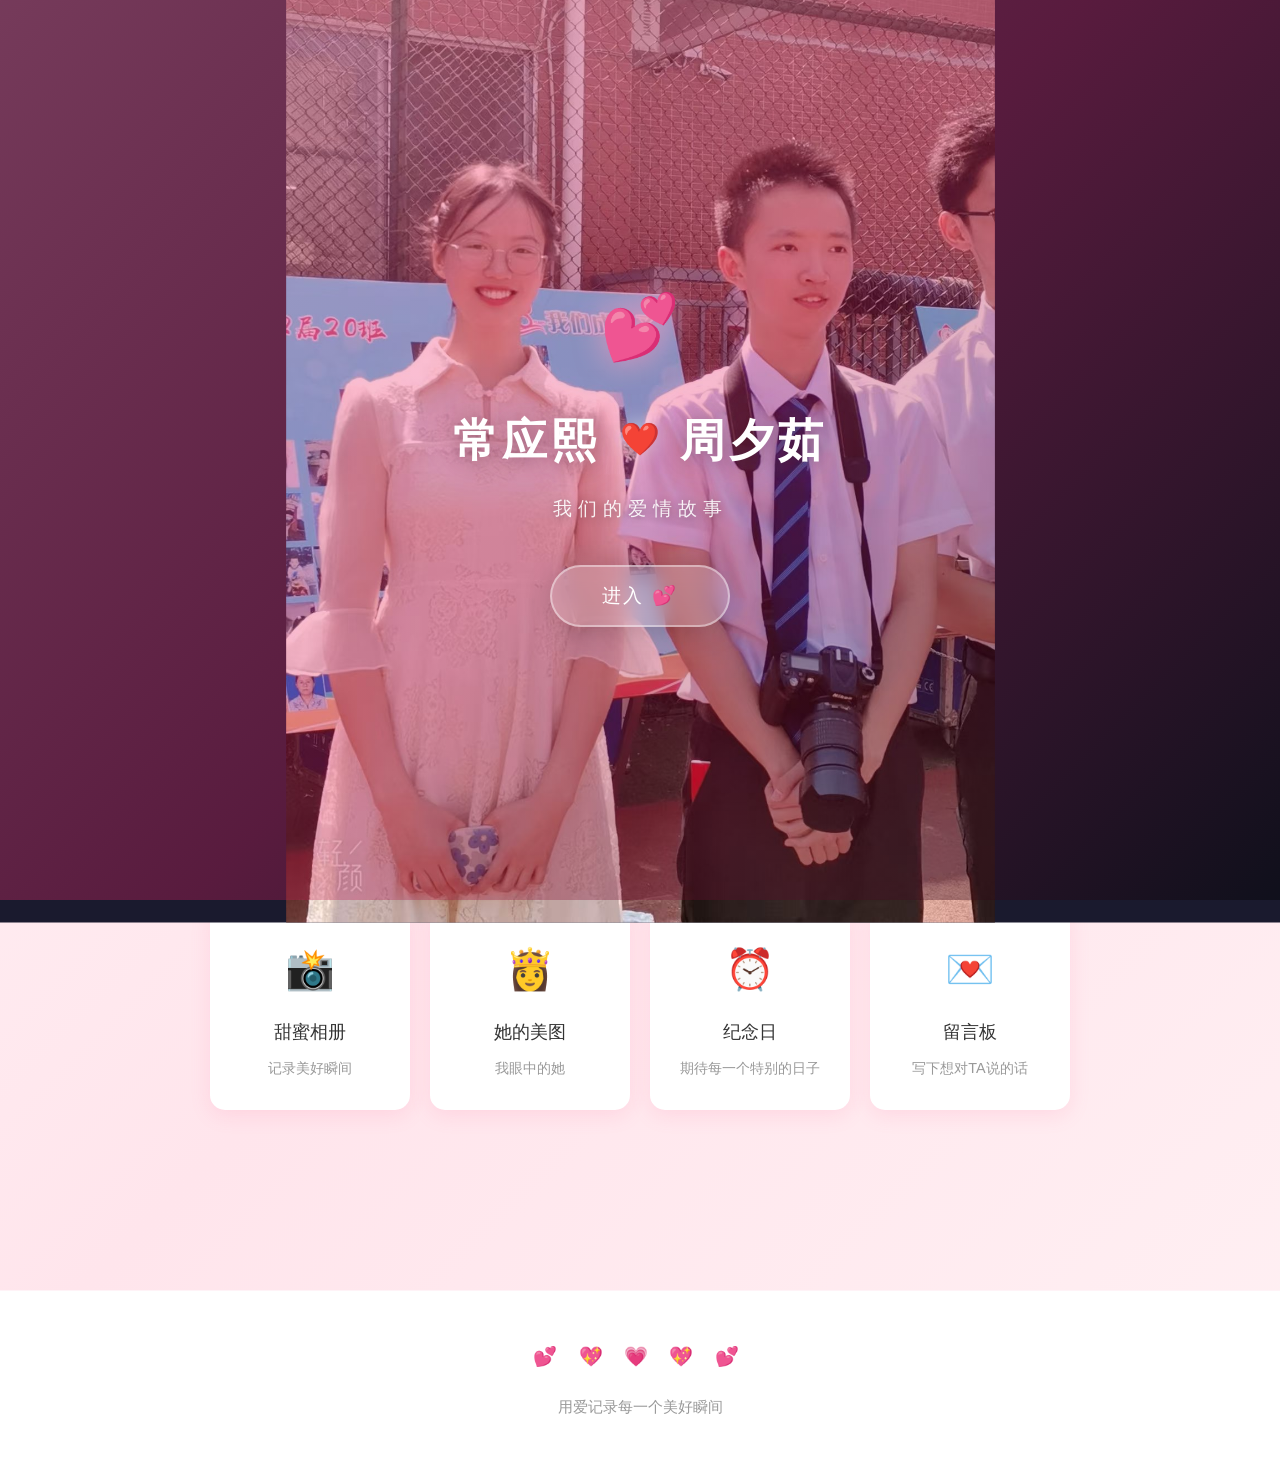
<file: index.html>
<!DOCTYPE html>
<html lang="zh-CN">
<head>
  <meta charset="UTF-8">
  <meta name="viewport" content="width=device-width, initial-scale=1.0">
  <title>我们的爱情故事</title>
  <link rel="stylesheet" href="css/style.css">
  <link rel="stylesheet" href="css/animations.css">
</head>
<body>
  <!-- 导航栏 -->
  <nav class="navbar">
    <div class="nav-container">
      <div class="logo">
        <span class="logo-icon">💕</span>
        <span>我们的爱情故事</span>
      </div>
      <ul class="nav-links">
        <li><a href="index.html" class="active">首页</a></li>
        <li><a href="album.html">相册</a></li>
        <li><a href="her.html">她的美图</a></li>
        <li><a href="countdown.html">纪念日</a></li>
        <li><a href="message.html">留言板</a></li>
      </ul>
    </div>
  </nav>

  <!-- 主内容 -->
  <main class="main-content">
    <style>
      /* 首页特定样式 */
      .hero-section {
        text-align: center;
        padding: 60px 20px;
        min-height: calc(100vh - 200px);
        display: flex;
        flex-direction: column;
        justify-content: center;
        align-items: center;
      }

      .couple-names {
        font-size: 2.5rem;
        margin-bottom: 30px;
        animation: fadeIn 1s ease-out;
      }

      .couple-names .name {
        background: linear-gradient(135deg, #ff6b9d 0%, #ff8fab 100%);
        -webkit-background-clip: text;
        -webkit-text-fill-color: transparent;
        background-clip: text;
        font-weight: bold;
      }

      .couple-names .heart {
        display: inline-block;
        margin: 0 15px;
        animation: heartbeat 1.5s ease-in-out infinite;
        color: #ff6b9d;
      }

      .love-counter {
        background: white;
        border-radius: 20px;
        padding: 40px 60px;
        box-shadow: 0 10px 40px rgba(255, 107, 157, 0.2);
        margin-bottom: 40px;
        animation: scaleIn 0.8s ease-out;
      }

      .counter-title {
        font-size: 1.2rem;
        color: #666;
        margin-bottom: 15px;
      }

      .counter-number {
        font-size: 5rem;
        font-weight: bold;
        background: linear-gradient(135deg, #ff6b9d 0%, #e91e63 100%);
        -webkit-background-clip: text;
        -webkit-text-fill-color: transparent;
        background-clip: text;
        line-height: 1;
      }

      .counter-unit {
        font-size: 2rem;
        color: #ff6b9d;
        margin-top: 10px;
      }

      .anniversary-date {
        margin-top: 20px;
        padding: 15px 30px;
        background: #ffe5ec;
        border-radius: 25px;
        display: inline-block;
        color: #ff6b9d;
        font-weight: 500;
      }

      .story-section {
        max-width: 800px;
        margin: 40px auto;
        text-align: center;
      }

      .story-card {
        background: white;
        padding: 40px;
        border-radius: 20px;
        box-shadow: 0 10px 40px rgba(255, 107, 157, 0.15);
        position: relative;
        overflow: hidden;
      }

      .story-card::before {
        content: '"';
        position: absolute;
        top: -20px;
        left: 20px;
        font-size: 8rem;
        color: #ffe5ec;
        font-family: Georgia, serif;
        line-height: 1;
      }

      .story-text {
        font-size: 1.3rem;
        color: #666;
        line-height: 2;
        position: relative;
        z-index: 1;
      }

      .quick-links {
        display: grid;
        grid-template-columns: repeat(auto-fit, minmax(200px, 1fr));
        gap: 20px;
        margin-top: 40px;
        max-width: 900px;
      }

      .quick-link {
        background: white;
        padding: 30px;
        border-radius: 15px;
        text-align: center;
        text-decoration: none;
        color: inherit;
        box-shadow: 0 5px 20px rgba(255, 107, 157, 0.15);
        transition: all 0.3s ease;
      }

      .quick-link:hover {
        transform: translateY(-5px);
        box-shadow: 0 10px 30px rgba(255, 107, 157, 0.25);
      }

      .quick-link-icon {
        font-size: 2.5rem;
        margin-bottom: 15px;
      }

      .quick-link-title {
        font-size: 1.1rem;
        font-weight: 500;
        color: #333;
      }

      .quick-link-desc {
        font-size: 0.9rem;
        color: #999;
        margin-top: 8px;
      }

      @media (max-width: 768px) {
        .couple-names {
          font-size: 1.8rem;
        }

        .love-counter {
          padding: 30px 40px;
        }

        .counter-number {
          font-size: 3.5rem;
        }

        .counter-unit {
          font-size: 1.5rem;
        }

        .story-card {
          padding: 25px;
        }

        .story-text {
          font-size: 1.1rem;
        }
      }
    </style>
    <section class="hero-section">
      <!-- 情侣名字 -->
      <div class="couple-names fade-in">
        <span class="name" id="name1">你的名字</span>
        <span class="heart">❤</span>
        <span class="name" id="name2">女朋友名字</span>
      </div>

      <!-- 恋爱计数器 -->
      <div class="love-counter tilt-card">
        <div class="counter-title">我们已经在一起</div>
        <div class="counter-number" id="loveDays">0</div>
        <div class="counter-unit">天</div>
        <div class="anniversary-date" id="anniversaryDate">
          从 2024年01月01日 开始
        </div>
      </div>

      <!-- 爱情宣言 -->
      <div class="story-section reveal">
        <div class="story-card tilt-card">
          <p class="story-text" id="storyText">
            我们的爱情故事从这里开始...
          </p>
        </div>
      </div>

      <!-- 快捷导航 -->
      <div class="quick-links reveal">
        <a href="album.html" class="quick-link">
          <div class="quick-link-icon">📸</div>
          <div class="quick-link-title">甜蜜相册</div>
          <div class="quick-link-desc">记录美好瞬间</div>
        </a>
        <a href="her.html" class="quick-link">
          <div class="quick-link-icon">👸</div>
          <div class="quick-link-title">她的美图</div>
          <div class="quick-link-desc">我眼中的她</div>
        </a>
        <a href="countdown.html" class="quick-link">
          <div class="quick-link-icon">⏰</div>
          <div class="quick-link-title">纪念日</div>
          <div class="quick-link-desc">期待每一个特别的日子</div>
        </a>
        <a href="message.html" class="quick-link">
          <div class="quick-link-icon">💌</div>
          <div class="quick-link-title">留言板</div>
          <div class="quick-link-desc">写下想对TA说的话</div>
        </a>
      </div>
    </section>
  </main>

  <!-- 页脚 -->
  <footer class="footer">
    <p>用爱记录每一个美好瞬间</p>
    <div class="hearts">💕 💖 💗</div>
  </footer>

  <script src="js/main.js"></script>
  <script src="js/index.js"></script>
  <script src="js/album.js"></script>
  <script src="js/her.js"></script>
  <script src="js/countdown.js"></script>
  <script src="js/message.js"></script>
</body>
</html>
</file>
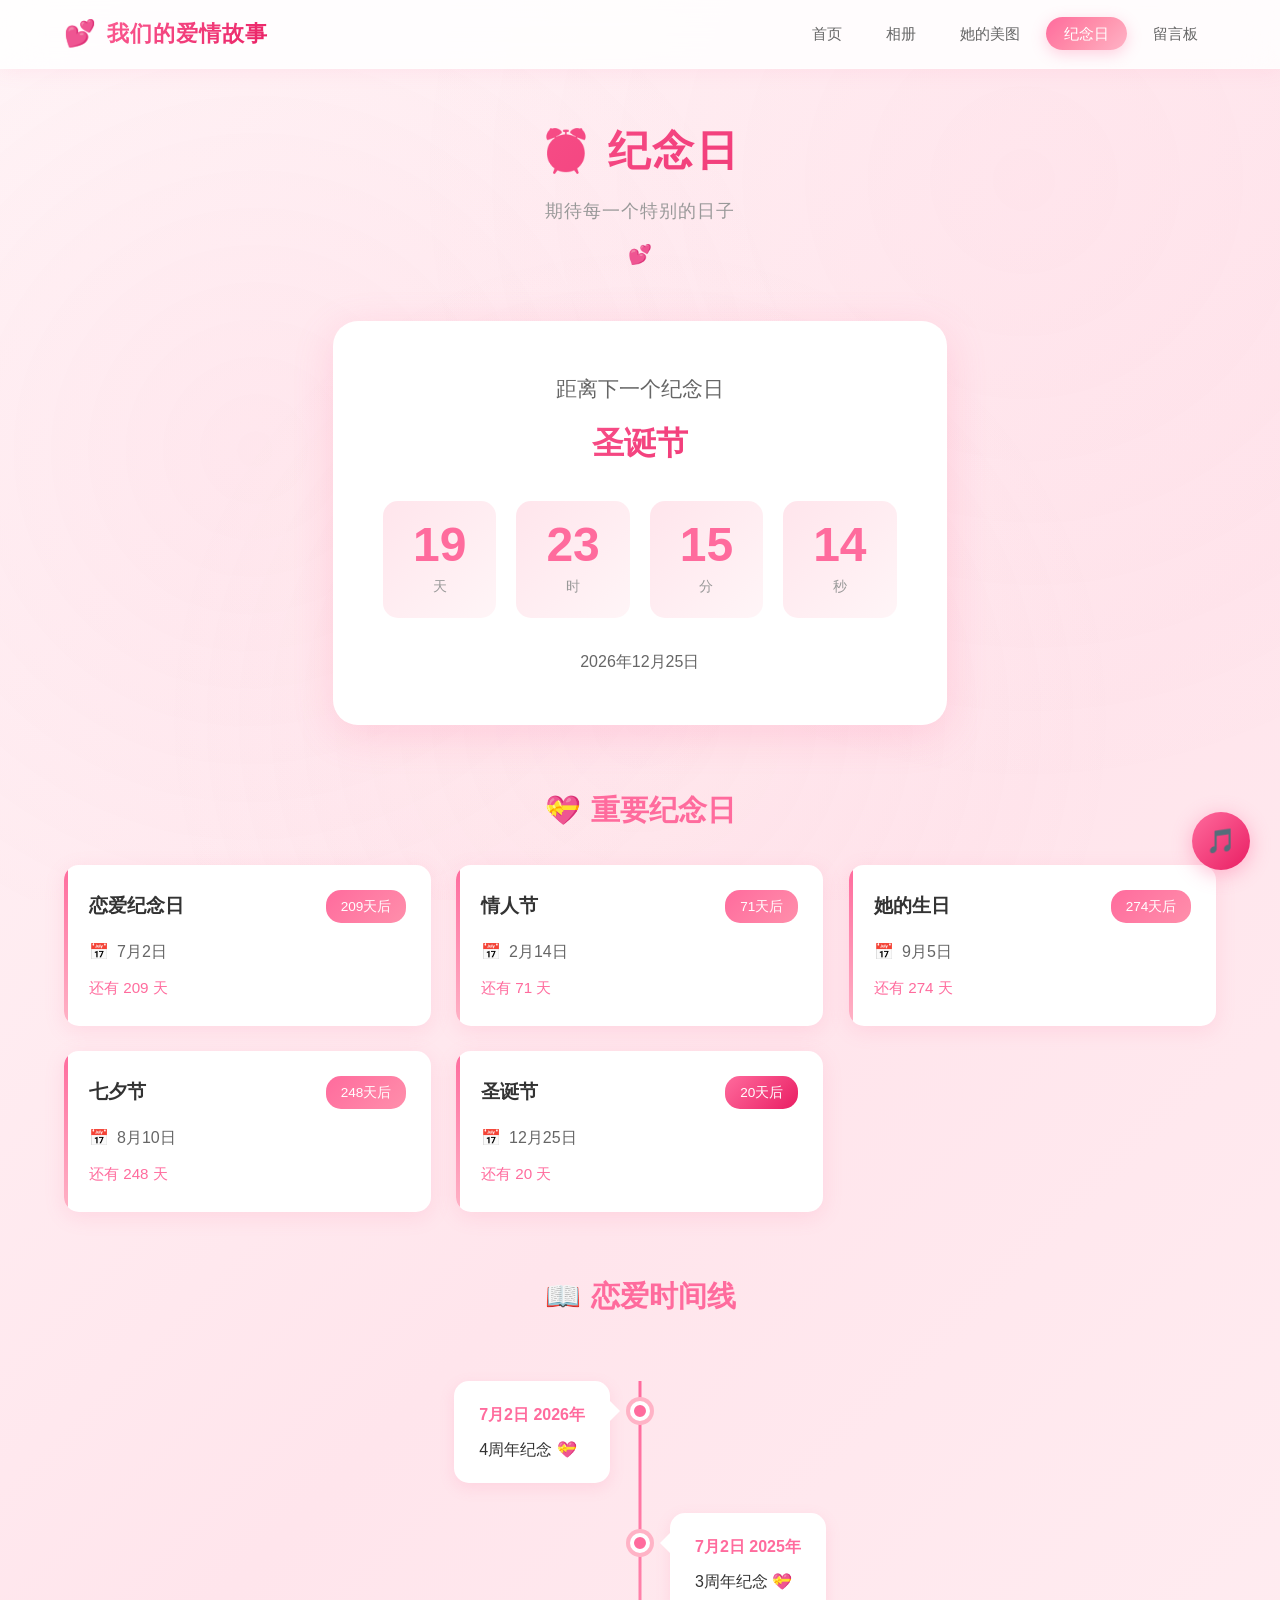
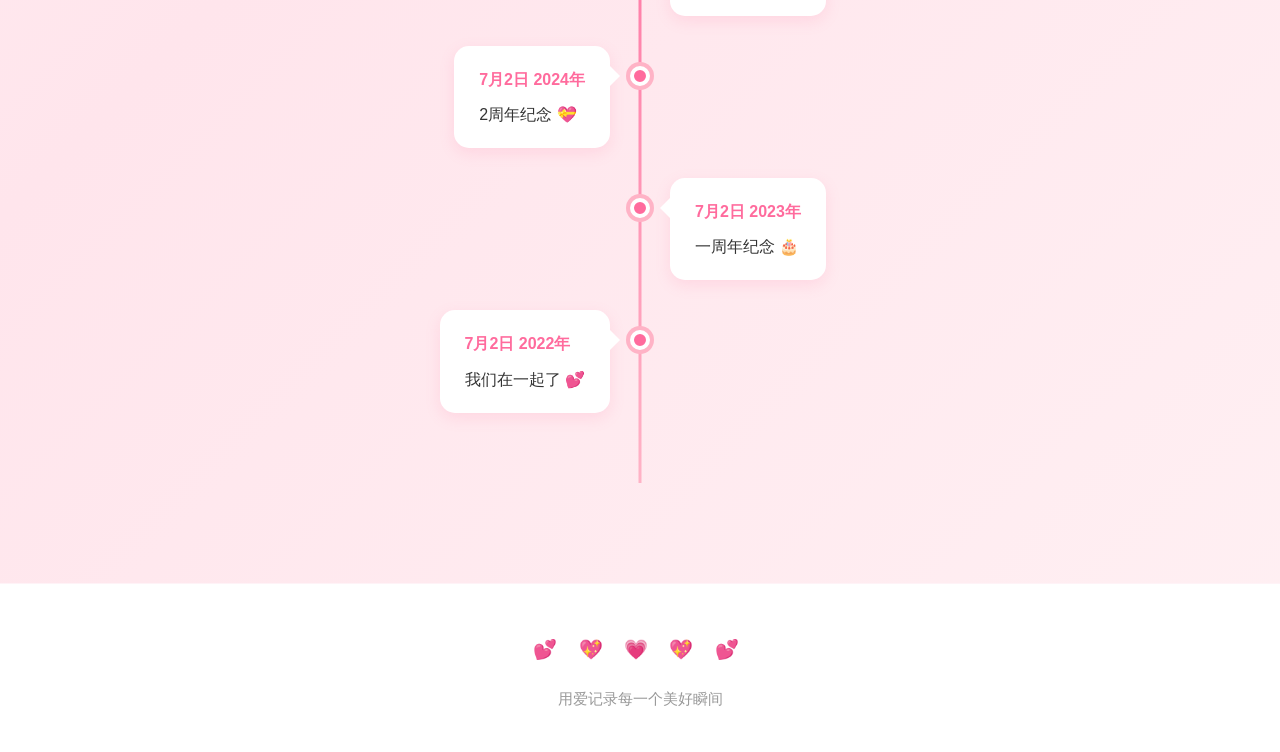
<file: countdown.html>
<!DOCTYPE html>
<html lang="zh-CN">
<head>
  <meta charset="UTF-8">
  <meta name="viewport" content="width=device-width, initial-scale=1.0">
  <title>纪念日 - 我们的爱情故事</title>
  <link rel="stylesheet" href="css/style.css">
  <link rel="stylesheet" href="css/animations.css">
</head>
<body>
  <!-- 导航栏 -->
  <nav class="navbar">
    <div class="nav-container">
      <div class="logo">
        <span class="logo-icon">💕</span>
        <span>我们的爱情故事</span>
      </div>
      <ul class="nav-links">
        <li><a href="index.html">首页</a></li>
        <li><a href="album.html">相册</a></li>
        <li><a href="her.html">她的美图</a></li>
        <li><a href="countdown.html" class="active">纪念日</a></li>
        <li><a href="message.html">留言板</a></li>
      </ul>
    </div>
  </nav>

  <!-- 主内容 -->
  <main class="main-content">
    <style>
      /* 纪念日页面特定样式 */
      .countdown-section {
        text-align: center;
        margin-bottom: 60px;
      }

      .next-memorial {
        background: white;
        border-radius: 25px;
        padding: 50px;
        box-shadow: 0 10px 40px rgba(255, 107, 157, 0.2);
        display: inline-block;
        min-width: 400px;
        animation: scaleIn 0.6s ease-out;
      }

      .memorial-label {
        font-size: 1.3rem;
        color: #666;
        margin-bottom: 10px;
      }

      .memorial-name {
        font-size: 2rem;
        background: linear-gradient(135deg, #ff6b9d 0%, #e91e63 100%);
        -webkit-background-clip: text;
        -webkit-text-fill-color: transparent;
        background-clip: text;
        margin-bottom: 30px;
        font-weight: bold;
      }

      .countdown-display {
        display: flex;
        justify-content: center;
        gap: 20px;
        margin-bottom: 30px;
      }

      .countdown-item {
        background: linear-gradient(135deg, #ffe5ec 0%, #fff5f7 100%);
        padding: 20px 30px;
        border-radius: 15px;
        min-width: 100px;
      }

      .countdown-number {
        font-size: 3rem;
        font-weight: bold;
        color: #ff6b9d;
        line-height: 1;
      }

      .countdown-label {
        font-size: 0.9rem;
        color: #999;
        margin-top: 5px;
      }

      .memorial-date {
        color: #666;
        font-size: 1rem;
      }

      .memorial-list-title {
        text-align: center;
        font-size: 1.8rem;
        color: #ff6b9d;
        margin-bottom: 30px;
        display: flex;
        align-items: center;
        justify-content: center;
        gap: 10px;
      }

      .memorial-grid {
        display: grid;
        grid-template-columns: repeat(auto-fill, minmax(300px, 1fr));
        gap: 25px;
      }

      .memorial-card {
        background: white;
        border-radius: 15px;
        padding: 25px;
        box-shadow: 0 5px 20px rgba(255, 107, 157, 0.15);
        transition: all 0.3s ease;
        position: relative;
        overflow: hidden;
      }

      .memorial-card::before {
        content: '';
        position: absolute;
        top: 0;
        left: 0;
        width: 4px;
        height: 100%;
        background: linear-gradient(to bottom, #ff6b9d, #ffb3c6);
      }

      .memorial-card:hover {
        transform: translateY(-5px);
        box-shadow: 0 10px 30px rgba(255, 107, 157, 0.25);
      }

      .memorial-card-header {
        display: flex;
        justify-content: space-between;
        align-items: center;
        margin-bottom: 15px;
      }

      .memorial-card-name {
        font-size: 1.2rem;
        font-weight: 600;
        color: #333;
      }

      .memorial-card-badge {
        background: linear-gradient(135deg, #ff6b9d 0%, #ff8fab 100%);
        color: white;
        padding: 5px 15px;
        border-radius: 15px;
        font-size: 0.85rem;
      }

      .memorial-card-badge.soon {
        background: linear-gradient(135deg, #ff6b9d 0%, #e91e63 100%);
        animation: pulse 1.5s infinite;
      }

      .memorial-card-date {
        color: #666;
        font-size: 1rem;
        margin-bottom: 10px;
        display: flex;
        align-items: center;
        gap: 8px;
      }

      .memorial-card-countdown {
        color: #ff6b9d;
        font-size: 0.95rem;
        font-weight: 500;
      }

      .timeline-section {
        margin-top: 60px;
      }

      .timeline-title {
        text-align: center;
        font-size: 1.8rem;
        color: #ff6b9d;
        margin-bottom: 40px;
        display: flex;
        align-items: center;
        justify-content: center;
        gap: 10px;
      }

      .timeline {
        position: relative;
        max-width: 800px;
        margin: 0 auto;
        padding: 20px 0;
      }

      .timeline::before {
        content: '';
        position: absolute;
        left: 50%;
        transform: translateX(-50%);
        width: 3px;
        height: 100%;
        background: linear-gradient(to bottom, #ff6b9d, #ffb3c6);
      }

      .timeline-item {
        display: flex;
        justify-content: flex-end;
        padding-right: 50%;
        position: relative;
        margin-bottom: 30px;
      }

      .timeline-item:nth-child(even) {
        justify-content: flex-start;
        padding-right: 0;
        padding-left: 50%;
      }

      .timeline-content {
        background: white;
        padding: 20px 25px;
        border-radius: 15px;
        box-shadow: 0 5px 15px rgba(255, 107, 157, 0.15);
        max-width: 350px;
        margin-right: 30px;
        position: relative;
      }

      .timeline-item:nth-child(even) .timeline-content {
        margin-right: 0;
        margin-left: 30px;
      }

      .timeline-content::after {
        content: '';
        position: absolute;
        right: -10px;
        top: 20px;
        width: 0;
        height: 0;
        border-left: 10px solid white;
        border-top: 10px solid transparent;
        border-bottom: 10px solid transparent;
      }

      .timeline-item:nth-child(even) .timeline-content::after {
        left: -10px;
        right: auto;
        border-left: none;
        border-right: 10px solid white;
      }

      .timeline-dot {
        position: absolute;
        left: 50%;
        transform: translateX(-50%);
        width: 20px;
        height: 20px;
        background: #ff6b9d;
        border-radius: 50%;
        border: 4px solid white;
        box-shadow: 0 0 0 4px #ffb3c6;
        top: 20px;
      }

      .timeline-date {
        color: #ff6b9d;
        font-weight: 600;
        margin-bottom: 8px;
      }

      .timeline-event {
        color: #333;
        font-size: 1rem;
      }

      @media (max-width: 768px) {
        .next-memorial {
          min-width: auto;
          width: 100%;
          padding: 30px 20px;
        }

        .countdown-display {
          gap: 10px;
        }

        .countdown-item {
          padding: 15px 20px;
          min-width: 80px;
        }

        .countdown-number {
          font-size: 2rem;
        }

        .memorial-grid {
          grid-template-columns: 1fr;
        }

        .timeline::before {
          left: 20px;
        }

        .timeline-item,
        .timeline-item:nth-child(even) {
          padding-left: 50px;
          padding-right: 0;
          justify-content: flex-start;
        }

        .timeline-content,
        .timeline-item:nth-child(even) .timeline-content {
          margin-left: 20px;
          margin-right: 0;
          max-width: calc(100% - 40px);
        }

        .timeline-content::after,
        .timeline-item:nth-child(even) .timeline-content::after {
          left: -10px;
          right: auto;
          border-left: none;
          border-right: 10px solid white;
        }

        .timeline-dot {
          left: 20px;
        }
      }
    </style>
    <div class="page-title fade-in">
      <h1>⏰ 纪念日</h1>
      <p>期待每一个特别的日子</p>
    </div>

    <!-- 下一个纪念日倒计时 -->
    <section class="countdown-section reveal">
      <div class="next-memorial tilt-card">
        <div class="memorial-label">距离下一个纪念日</div>
        <h2 class="memorial-name" id="nextMemorialName">纪念日名称</h2>
        <div class="countdown-display" id="countdownDisplay">
          <div class="countdown-item">
            <div class="countdown-number" id="daysCount">00</div>
            <div class="countdown-label">天</div>
          </div>
          <div class="countdown-item">
            <div class="countdown-number" id="hoursCount">00</div>
            <div class="countdown-label">时</div>
          </div>
          <div class="countdown-item">
            <div class="countdown-number" id="minutesCount">00</div>
            <div class="countdown-label">分</div>
          </div>
          <div class="countdown-item">
            <div class="countdown-number" id="secondsCount">00</div>
            <div class="countdown-label">秒</div>
          </div>
        </div>
        <div class="memorial-date" id="nextMemorialDate"></div>
      </div>
    </section>

    <!-- 纪念日列表 -->
    <h2 class="memorial-list-title">
      <span>💝</span>
      <span>重要纪念日</span>
    </h2>
    <div class="memorial-grid" id="memorialGrid">
      <!-- 纪念日卡片将通过 JS 动态生成 -->
    </div>

    <!-- 恋爱时间线 -->
    <section class="timeline-section">
      <h2 class="timeline-title">
        <span>📖</span>
        <span>恋爱时间线</span>
      </h2>
      <div class="timeline" id="timeline">
        <!-- 时间线项目将通过 JS 动态生成 -->
      </div>
    </section>
  </main>

  <!-- 页脚 -->
  <footer class="footer">
    <p>用爱记录每一个美好瞬间</p>
    <div class="hearts">💕 💖 💗</div>
  </footer>

  <script src="js/main.js"></script>
  <script src="js/countdown.js"></script>
</body>
</html>
</file>
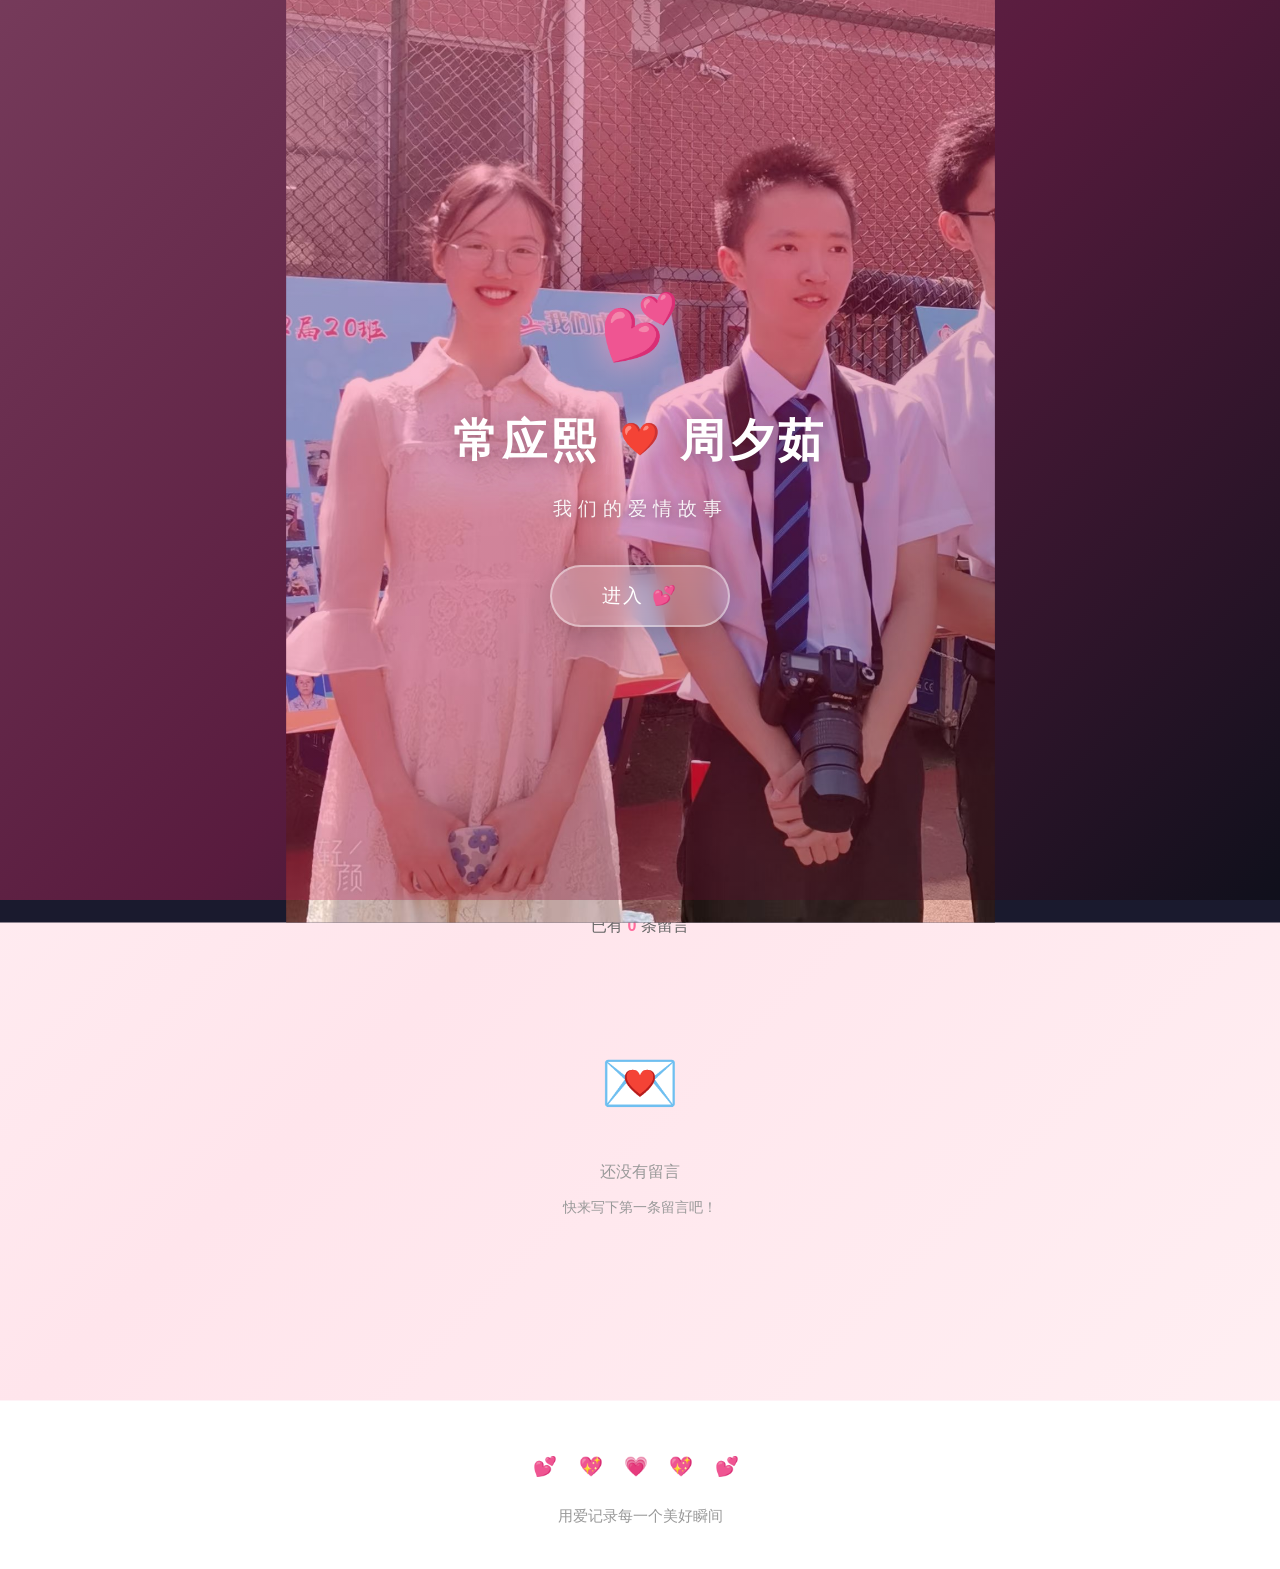
<file: message.html>
<!DOCTYPE html>
<html lang="zh-CN">
<head>
  <meta charset="UTF-8">
  <meta name="viewport" content="width=device-width, initial-scale=1.0">
  <title>留言板 - 我们的爱情故事</title>
  <link rel="stylesheet" href="css/style.css">
  <link rel="stylesheet" href="css/animations.css">
</head>
<body>
  <!-- 导航栏 -->
  <nav class="navbar">
    <div class="nav-container">
      <div class="logo">
        <span class="logo-icon">💕</span>
        <span>我们的爱情故事</span>
      </div>
      <ul class="nav-links">
        <li><a href="index.html">首页</a></li>
        <li><a href="album.html">相册</a></li>
        <li><a href="her.html">她的美图</a></li>
        <li><a href="countdown.html">纪念日</a></li>
        <li><a href="message.html" class="active">留言板</a></li>
      </ul>
    </div>
  </nav>

  <!-- 主内容 -->
  <main class="main-content">
    <style>
      /* 留言板页面特定样式 */
      .message-container {
        max-width: 800px;
        margin: 0 auto;
      }

      .message-input-section {
        background: white;
        border-radius: 20px;
        padding: 30px;
        box-shadow: 0 10px 40px rgba(255, 107, 157, 0.15);
        margin-bottom: 40px;
      }

      .input-title {
        font-size: 1.2rem;
        color: #ff6b9d;
        margin-bottom: 20px;
        display: flex;
        align-items: center;
        gap: 10px;
      }

      .message-form {
        display: flex;
        flex-direction: column;
        gap: 15px;
      }

      .author-input {
        display: flex;
        gap: 15px;
        align-items: center;
      }

      .author-input label {
        color: #666;
        font-size: 0.95rem;
        white-space: nowrap;
      }

      .author-input input {
        flex: 1;
        padding: 12px 18px;
        border: 2px solid #ffe5ec;
        border-radius: 25px;
        font-size: 1rem;
        transition: all 0.3s ease;
        outline: none;
      }

      .author-input input:focus {
        border-color: #ff6b9d;
        box-shadow: 0 0 10px rgba(255, 107, 157, 0.2);
      }

      .message-textarea {
        width: 100%;
        min-height: 120px;
        padding: 15px 18px;
        border: 2px solid #ffe5ec;
        border-radius: 15px;
        font-size: 1rem;
        font-family: inherit;
        resize: vertical;
        transition: all 0.3s ease;
        outline: none;
      }

      .message-textarea:focus {
        border-color: #ff6b9d;
        box-shadow: 0 0 10px rgba(255, 107, 157, 0.2);
      }

      .emoji-bar {
        display: flex;
        gap: 10px;
        flex-wrap: wrap;
      }

      .emoji-btn {
        font-size: 1.2rem;
        background: #ffe5ec;
        border: none;
        width: 38px;
        height: 38px;
        border-radius: 50%;
        cursor: pointer;
        transition: all 0.3s ease;
        display: flex;
        align-items: center;
        justify-content: center;
        flex-shrink: 0;
      }

      .emoji-btn:hover {
        transform: scale(1.15);
        background: #ff6b9d;
      }

      .emoji-btn:active {
        transform: scale(0.9);
      }

      .submit-btn {
        align-self: flex-end;
        padding: 12px 40px;
        background: linear-gradient(135deg, #ff6b9d 0%, #ff8fab 100%);
        color: white;
        border: none;
        border-radius: 25px;
        font-size: 1rem;
        font-weight: 500;
        cursor: pointer;
        transition: all 0.3s ease;
        box-shadow: 0 5px 15px rgba(255, 107, 157, 0.3);
      }

      .submit-btn:hover {
        transform: translateY(-2px);
        box-shadow: 0 8px 20px rgba(255, 107, 157, 0.4);
      }

      .submit-btn:active {
        transform: translateY(0);
      }

      .messages-list {
        display: flex;
        flex-direction: column;
        gap: 20px;
      }

      .message-card {
        background: white;
        border-radius: 15px;
        padding: 25px;
        box-shadow: 0 5px 20px rgba(255, 107, 157, 0.1);
        transition: all 0.3s ease;
        position: relative;
        overflow: hidden;
      }

      .message-card::before {
        content: '';
        position: absolute;
        left: 0;
        top: 0;
        width: 4px;
        height: 100%;
        background: linear-gradient(to bottom, #ff6b9d, #ffb3c6);
      }

      .message-card:hover {
        transform: translateX(5px);
        box-shadow: 0 8px 25px rgba(255, 107, 157, 0.2);
      }

      .message-header {
        display: flex;
        justify-content: space-between;
        align-items: center;
        margin-bottom: 15px;
      }

      .message-author {
        font-weight: 600;
        color: #ff6b9d;
        font-size: 1.1rem;
        display: flex;
        align-items: center;
        gap: 8px;
      }

      .message-time {
        color: #999;
        font-size: 0.85rem;
      }

      .message-content {
        color: #333;
        line-height: 1.8;
        font-size: 1rem;
        word-wrap: break-word;
      }

      .delete-btn {
        position: absolute;
        top: 15px;
        right: 15px;
        background: #ffe5ec;
        border: none;
        width: 30px;
        height: 30px;
        border-radius: 50%;
        cursor: pointer;
        opacity: 0;
        transition: all 0.3s ease;
        font-size: 1rem;
      }

      .message-card:hover .delete-btn {
        opacity: 1;
      }

      .delete-btn:hover {
        background: #ff6b9d;
        color: white;
      }

      .no-messages {
        text-align: center;
        padding: 60px;
        color: #999;
      }

      .no-messages-icon {
        font-size: 4rem;
        margin-bottom: 20px;
      }

      .message-count {
        text-align: center;
        color: #666;
        margin-bottom: 30px;
        font-size: 1rem;
      }

      .message-count span {
        color: #ff6b9d;
        font-weight: bold;
      }

      @media (max-width: 768px) {
        .author-input {
          flex-direction: column;
          align-items: stretch;
        }

        .message-header {
          flex-direction: column;
          align-items: flex-start;
          gap: 8px;
        }

        .delete-btn {
          opacity: 1;
        }
      }
    </style>
    <div class="page-title fade-in">
      <h1>💌 留言板</h1>
      <p>写下想对TA说的话</p>
    </div>

    <div class="message-container">
      <!-- 留言输入区 -->
      <div class="message-input-section fade-in">
        <div class="input-title">
          <span>✍️</span>
          <span>写下你的留言</span>
        </div>

        <form class="message-form" id="messageForm">
          <div class="author-input">
            <label>你的名字：</label>
            <input type="text" id="authorInput" placeholder="请输入你的名字" maxlength="20" required>
          </div>

          <textarea class="message-textarea" id="messageTextarea" placeholder="写下想对TA说的话..." maxlength="500" required></textarea>

          <div class="emoji-bar">
            <button type="button" class="emoji-btn" data-emoji="💕">💕</button>
            <button type="button" class="emoji-btn" data-emoji="💖">💖</button>
            <button type="button" class="emoji-btn" data-emoji="💗">💗</button>
            <button type="button" class="emoji-btn" data-emoji="💓">💓</button>
            <button type="button" class="emoji-btn" data-emoji="💝">💝</button>
            <button type="button" class="emoji-btn" data-emoji="❤️">❤️</button>
            <button type="button" class="emoji-btn" data-emoji="🧡">🧡</button>
            <button type="button" class="emoji-btn" data-emoji="💛">💛</button>
            <button type="button" class="emoji-btn" data-emoji="💚">💚</button>
            <button type="button" class="emoji-btn" data-emoji="💙">💙</button>
            <button type="button" class="emoji-btn" data-emoji="💜">💜</button>
            <button type="button" class="emoji-btn" data-emoji="🩷">🩷</button>
            <button type="button" class="emoji-btn" data-emoji="😘">😘</button>
            <button type="button" class="emoji-btn" data-emoji="😍">😍</button>
            <button type="button" class="emoji-btn" data-emoji="🥰">🥰</button>
            <button type="button" class="emoji-btn" data-emoji="😊">😊</button>
            <button type="button" class="emoji-btn" data-emoji="🥺">🥺</button>
            <button type="button" class="emoji-btn" data-emoji="😭">😭</button>
            <button type="button" class="emoji-btn" data-emoji="😤">😤</button>
            <button type="button" class="emoji-btn" data-emoji="😝">😝</button>
            <button type="button" class="emoji-btn" data-emoji="🤗">🤗</button>
            <button type="button" class="emoji-btn" data-emoji="😎">😎</button>
            <button type="button" class="emoji-btn" data-emoji="🌹">🌹</button>
            <button type="button" class="emoji-btn" data-emoji="🌸">🌸</button>
            <button type="button" class="emoji-btn" data-emoji="🌺">🌺</button>
            <button type="button" class="emoji-btn" data-emoji="🌷">🌷</button>
            <button type="button" class="emoji-btn" data-emoji="🌻">🌻</button>
            <button type="button" class="emoji-btn" data-emoji="🦋">🦋</button>
            <button type="button" class="emoji-btn" data-emoji="🌈">🌈</button>
            <button type="button" class="emoji-btn" data-emoji="☀️">☀️</button>
            <button type="button" class="emoji-btn" data-emoji="⭐">⭐</button>
            <button type="button" class="emoji-btn" data-emoji="🌙">🌙</button>
            <button type="button" class="emoji-btn" data-emoji="✨">✨</button>
            <button type="button" class="emoji-btn" data-emoji="🎉">🎉</button>
            <button type="button" class="emoji-btn" data-emoji="🎊">🎊</button>
            <button type="button" class="emoji-btn" data-emoji="🎀">🎀</button>
            <button type="button" class="emoji-btn" data-emoji="🎈">🎈</button>
            <button type="button" class="emoji-btn" data-emoji="🎂">🎂</button>
            <button type="button" class="emoji-btn" data-emoji="🍰">🍰</button>
            <button type="button" class="emoji-btn" data-emoji="🍦">🍦</button>
            <button type="button" class="emoji-btn" data-emoji="☕">☕</button>
            <button type="button" class="emoji-btn" data-emoji="🍜">🍜</button>
            <button type="button" class="emoji-btn" data-emoji="🍲">🍲</button>
            <button type="button" class="emoji-btn" data-emoji="🍣">🍣</button>
            <button type="button" class="emoji-btn" data-emoji="🍉">🍉</button>
            <button type="button" class="emoji-btn" data-emoji="🍑">🍑</button>
          </div>

          <button type="submit" class="submit-btn">发送留言 💕</button>
        </form>
      </div>

      <!-- 留言统计 -->
      <div class="message-count" id="messageCount">
        已有 <span>0</span> 条留言
      </div>

      <!-- 留言列表 -->
      <div class="messages-list" id="messagesList">
        <!-- 留言将通过 JS 动态加载 -->
      </div>
    </div>
  </main>

  <!-- 页脚 -->
  <footer class="footer">
    <p>用爱记录每一个美好瞬间</p>
    <div class="hearts">💕 💖 💗</div>
  </footer>

  <script src="js/main.js"></script>
  <script src="js/message.js"></script>
</body>
</html>
</file>
<file: css/style.css>
/* 全局样式 - 恋爱纪念网站 v2.0 */

/* CSS 变量 */
:root {
  --primary-color: #ff6b9d;
  --secondary-color: #ff8fab;
  --accent-color: #ffb3c6;
  --light-pink: #ffe5ec;
  --dark-pink: #e91e63;
  --text-color: #333;
  --text-light: #666;
  --text-muted: #999;
  --white: #fff;
  --shadow-sm: 0 2px 10px rgba(255, 107, 157, 0.12);
  --shadow: 0 4px 20px rgba(255, 107, 157, 0.18);
  --shadow-lg: 0 8px 35px rgba(255, 107, 157, 0.25);
  --shadow-hover: 0 12px 40px rgba(255, 107, 157, 0.3);
  --gradient: linear-gradient(135deg, #ff6b9d 0%, #ff8fab 50%, #ffb3c6 100%);
  --gradient-strong: linear-gradient(135deg, #ff6b9d 0%, #e91e63 100%);
  --gradient-bg: linear-gradient(135deg, #fff5f7 0%, #ffe5ec 50%, #fff0f3 100%);
  --border-radius: 16px;
  --border-radius-sm: 12px;
  --border-radius-lg: 24px;
  --transition: all 0.3s cubic-bezier(0.4, 0, 0.2, 1);
  --glass-bg: rgba(255, 255, 255, 0.85);
  --glass-border: rgba(255, 255, 255, 0.3);
}

/* 重置样式 */
* {
  margin: 0;
  padding: 0;
  box-sizing: border-box;
}

html {
  scroll-behavior: smooth;
}

body {
  font-family: 'PingFang SC', 'Microsoft YaHei', 'Hiragino Sans GB', -apple-system, BlinkMacSystemFont, sans-serif;
  line-height: 1.7;
  color: var(--text-color);
  background: var(--gradient-bg);
  min-height: 100vh;
  overflow-x: hidden;
  -webkit-font-smoothing: antialiased;
  -moz-osx-font-smoothing: grayscale;
}

/* 背景装饰 */
body::before {
  content: '';
  position: fixed;
  top: 0;
  left: 0;
  width: 100%;
  height: 100%;
  background:
    radial-gradient(circle at 20% 50%, rgba(255, 107, 157, 0.06) 0%, transparent 50%),
    radial-gradient(circle at 80% 20%, rgba(255, 107, 157, 0.04) 0%, transparent 50%),
    radial-gradient(circle at 50% 80%, rgba(255, 179, 198, 0.06) 0%, transparent 50%);
  pointer-events: none;
  z-index: 0;
}

/* 导航栏 */
.navbar {
  position: fixed;
  top: 0;
  left: 0;
  right: 0;
  background: var(--glass-bg);
  backdrop-filter: blur(20px);
  -webkit-backdrop-filter: blur(20px);
  padding: 12px 0;
  box-shadow: 0 1px 20px rgba(255, 107, 157, 0.1);
  z-index: 1000;
  transition: var(--transition);
  border-bottom: 1px solid var(--glass-border);
}

.nav-container {
  max-width: 1200px;
  margin: 0 auto;
  padding: 0 24px;
  display: flex;
  justify-content: space-between;
  align-items: center;
}

.logo {
  font-size: 1.4rem;
  font-weight: 700;
  background: var(--gradient-strong);
  -webkit-background-clip: text;
  -webkit-text-fill-color: transparent;
  background-clip: text;
  display: flex;
  align-items: center;
  gap: 10px;
  letter-spacing: 1px;
}

.logo-icon {
  font-size: 1.6rem;
  -webkit-text-fill-color: initial;
}

.nav-links {
  display: flex;
  list-style: none;
  gap: 8px;
}

.nav-links a {
  text-decoration: none;
  color: var(--text-light);
  font-weight: 500;
  padding: 8px 18px;
  border-radius: 20px;
  transition: var(--transition);
  position: relative;
  font-size: 0.95rem;
}

.nav-links a::after {
  content: '';
  position: absolute;
  bottom: 2px;
  left: 50%;
  transform: translateX(-50%) scaleX(0);
  width: 60%;
  height: 2px;
  background: var(--gradient);
  border-radius: 1px;
  transition: transform 0.3s ease;
}

.nav-links a:hover {
  color: var(--primary-color);
  background: rgba(255, 107, 157, 0.08);
}

.nav-links a:hover::after {
  transform: translateX(-50%) scaleX(1);
}

.nav-links a.active {
  color: var(--white);
  background: var(--gradient);
  box-shadow: 0 4px 15px rgba(255, 107, 157, 0.3);
}

.nav-links a.active::after {
  display: none;
}

/* 主内容区域 */
.main-content {
  margin-top: 76px;
  padding: 40px 24px;
  max-width: 1200px;
  margin-left: auto;
  margin-right: auto;
  position: relative;
  z-index: 1;
}

/* 页面标题 */
.page-title {
  text-align: center;
  margin-bottom: 50px;
  position: relative;
}

.page-title::after {
  content: '💕';
  display: block;
  font-size: 1.2rem;
  margin-top: 12px;
  animation: heartbeat 1.5s ease-in-out infinite;
}

.page-title h1 {
  font-size: 2.6rem;
  background: var(--gradient-strong);
  -webkit-background-clip: text;
  -webkit-text-fill-color: transparent;
  background-clip: text;
  margin-bottom: 10px;
  letter-spacing: 2px;
}

.page-title p {
  color: var(--text-muted);
  font-size: 1.1rem;
  letter-spacing: 1px;
}

/* 通用卡片样式 */
.card {
  background: var(--white);
  border-radius: var(--border-radius);
  padding: 32px;
  box-shadow: var(--shadow);
  transition: var(--transition);
  border: 1px solid rgba(255, 107, 157, 0.06);
  position: relative;
  overflow: hidden;
}

.card::before {
  content: '';
  position: absolute;
  top: 0;
  left: 0;
  right: 0;
  height: 3px;
  background: var(--gradient);
  opacity: 0;
  transition: var(--transition);
}

.card:hover {
  transform: translateY(-4px);
  box-shadow: var(--shadow-hover);
}

.card:hover::before {
  opacity: 1;
}

/* 按钮样式 */
.btn {
  display: inline-block;
  padding: 12px 32px;
  border: none;
  border-radius: 50px;
  font-size: 1rem;
  font-weight: 500;
  cursor: pointer;
  transition: var(--transition);
  text-decoration: none;
  letter-spacing: 0.5px;
  position: relative;
  overflow: hidden;
}

.btn::after {
  content: '';
  position: absolute;
  top: 0;
  left: 0;
  width: 100%;
  height: 100%;
  background: rgba(255, 255, 255, 0.15);
  transform: translateX(-100%);
  transition: transform 0.4s ease;
}

.btn:hover::after {
  transform: translateX(0);
}

.btn-primary {
  background: var(--gradient-strong);
  color: var(--white);
  box-shadow: 0 4px 15px rgba(255, 107, 157, 0.35);
}

.btn-primary:hover {
  transform: translateY(-2px);
  box-shadow: 0 8px 25px rgba(255, 107, 157, 0.45);
}

.btn-primary:active {
  transform: translateY(0);
}

.btn-secondary {
  background: var(--white);
  color: var(--primary-color);
  border: 2px solid var(--primary-color);
  box-shadow: 0 2px 10px rgba(255, 107, 157, 0.1);
}

.btn-secondary:hover {
  background: var(--light-pink);
  transform: translateY(-2px);
  box-shadow: 0 6px 20px rgba(255, 107, 157, 0.2);
}

/* 音乐播放器 */
.music-player {
  position: fixed;
  bottom: 30px;
  right: 30px;
  z-index: 999;
  display: flex;
  align-items: center;
  gap: 0;
  cursor: pointer;
  transition: var(--transition);
}

/* 主播放按钮 */
.music-btn {
  width: 58px;
  height: 58px;
  border-radius: 50%;
  background: var(--gradient-strong);
  display: flex;
  align-items: center;
  justify-content: center;
  box-shadow: 0 4px 20px rgba(255, 107, 157, 0.45);
  transition: var(--transition);
  position: relative;
  flex-shrink: 0;
  border: none;
  cursor: pointer;
}

.music-btn:hover {
  transform: scale(1.1);
  box-shadow: 0 8px 30px rgba(255, 107, 157, 0.55);
}

.music-btn:active {
  transform: scale(0.95);
}

.music-icon {
  font-size: 1.5rem;
  line-height: 1;
}

/* 播放时音符旋转动画 */
.music-player.playing .music-icon {
  animation: spinNote 3s ease-in-out infinite;
}

@keyframes spinNote {
  0% { transform: rotate(0deg) scale(1); }
  25% { transform: rotate(8deg) scale(1.1); }
  75% { transform: rotate(-8deg) scale(1.1); }
  100% { transform: rotate(0deg) scale(1); }
}

/* 脉冲光晕效果 */
.music-player.playing .music-btn::after {
  content: '';
  position: absolute;
  inset: -6px;
  border-radius: 50%;
  background: var(--gradient-strong);
  z-index: -1;
  animation: glowPulse 1.5s ease-in-out infinite;
  opacity: 0.4;
}

@keyframes glowPulse {
  0%, 100% { transform: scale(1); opacity: 0.4; }
  50% { transform: scale(1.2); opacity: 0.15; }
}

/* 音乐信息面板 */
.music-info {
  background: var(--glass-bg);
  backdrop-filter: blur(15px);
  -webkit-backdrop-filter: blur(15px);
  padding: 8px 18px 8px 16px;
  border-radius: 50px;
  box-shadow: 0 4px 20px rgba(255, 107, 157, 0.12);
  margin-right: -22px;
  display: flex;
  align-items: center;
  gap: 10px;
  opacity: 0;
  transform: translateX(20px) scale(0.9);
  pointer-events: none;
  transition: all 0.35s cubic-bezier(0.4, 0, 0.2, 1);
  height: 44px;
  border: 1px solid rgba(255, 107, 157, 0.12);
}

.music-player:hover .music-info {
  opacity: 1;
  transform: translateX(0) scale(1);
  pointer-events: auto;
}

.music-title {
  font-size: 0.8rem;
  color: var(--text-light);
  white-space: nowrap;
  max-width: 120px;
  overflow: hidden;
  text-overflow: ellipsis;
  font-weight: 500;
  cursor: default;
}

/* 音量控制 */
.volume-control {
  display: flex;
  align-items: center;
  gap: 6px;
  border-left: 1px solid rgba(0, 0, 0, 0.08);
  padding-left: 10px;
}

.volume-icon {
  font-size: 0.85rem;
  color: var(--text-muted);
  cursor: pointer;
  transition: var(--transition);
}

.volume-icon:hover {
  color: var(--primary-color);
}

.volume-slider {
  width: 55px;
  height: 4px;
  -webkit-appearance: none;
  appearance: none;
  background: var(--light-pink);
  border-radius: 2px;
  outline: none;
  cursor: pointer;
}

.volume-slider::-webkit-slider-thumb {
  -webkit-appearance: none;
  width: 13px;
  height: 13px;
  border-radius: 50%;
  background: var(--gradient-strong);
  cursor: pointer;
  box-shadow: 0 2px 6px rgba(255, 107, 157, 0.3);
  transition: var(--transition);
}

.volume-slider::-webkit-slider-thumb:hover {
  transform: scale(1.3);
}

.volume-slider::-moz-range-thumb {
  width: 13px;
  height: 13px;
  border-radius: 50%;
  background: var(--gradient-strong);
  cursor: pointer;
  border: none;
  box-shadow: 0 2px 6px rgba(255, 107, 157, 0.3);
}

/* 切歌按钮 */
.skip-btn {
  background: rgba(255, 107, 157, 0.08);
  border: none;
  font-size: 0.95rem;
  cursor: pointer;
  padding: 4px 6px;
  border-radius: 50%;
  transition: var(--transition);
  line-height: 1;
  opacity: 0.7;
  margin-left: 2px;
}

.skip-btn:hover {
  opacity: 1;
  transform: scale(1.2);
  background: rgba(255, 107, 157, 0.15);
}

.skip-btn:active {
  transform: scale(0.9);
}

/* 页脚 */
.footer {
  text-align: center;
  padding: 50px 24px 40px;
  background: var(--white);
  margin-top: 80px;
  position: relative;
  z-index: 1;
  border-top: 1px solid rgba(255, 107, 157, 0.08);
}

.footer::before {
  content: '💕 💖 💗 💖 💕';
  display: block;
  font-size: 1.2rem;
  margin-bottom: 20px;
  letter-spacing: 8px;
  animation: heartbeat 2s ease-in-out infinite;
}

.footer p {
  color: var(--text-muted);
  font-size: 0.95rem;
}

.footer .hearts {
  display: none;
}

/* 响应式设计 */
@media (max-width: 768px) {
  .navbar {
    padding: 10px 0;
  }

  .nav-container {
    flex-direction: column;
    gap: 10px;
    padding: 0 16px;
  }

  .logo {
    font-size: 1.2rem;
  }

  .nav-links {
    gap: 4px;
  }

  .nav-links a {
    padding: 6px 14px;
    font-size: 0.85rem;
  }

  .main-content {
    margin-top: 110px;
    padding: 24px 16px;
  }

  .page-title {
    margin-bottom: 36px;
  }

  .page-title h1 {
    font-size: 2rem;
  }

  .page-title p {
    font-size: 1rem;
  }

  .card {
    padding: 24px;
  }

  .music-player {
    bottom: 20px;
    right: 16px;
  }

  .music-btn {
    width: 48px;
    height: 48px;
  }

  .music-icon {
    font-size: 1.3rem;
  }

  .music-info {
    padding: 6px 14px 6px 12px;
    height: 40px;
  }

  .music-title {
    max-width: 80px;
    font-size: 0.75rem;
  }

  .volume-slider {
    width: 40px;
  }

  .footer {
    padding: 36px 16px 30px;
    margin-top: 50px;
  }

  .footer::before {
    font-size: 1rem;
    letter-spacing: 6px;
  }
}

@media (max-width: 480px) {
  .nav-links {
    flex-wrap: wrap;
    justify-content: center;
  }

  .page-title h1 {
    font-size: 1.7rem;
  }

  .btn {
    padding: 10px 24px;
    font-size: 0.9rem;
  }
}

/* 滚动条美化 */
::-webkit-scrollbar {
  width: 8px;
}

::-webkit-scrollbar-track {
  background: var(--light-pink);
}

::-webkit-scrollbar-thumb {
  background: linear-gradient(to bottom, #ff6b9d, #ffb3c6);
  border-radius: 4px;
}

::-webkit-scrollbar-thumb:hover {
  background: var(--primary-color);
}

/* 选中文本颜色 */
::selection {
  background: var(--primary-color);
  color: var(--white);
}

/* 工具类 */
.text-gradient {
  background: var(--gradient-strong);
  -webkit-background-clip: text;
  -webkit-text-fill-color: transparent;
  background-clip: text;
}

/* 渐变文字动画 */
.text-gradient-animate {
  background: linear-gradient(135deg, #ff6b9d, #ff8fab, #ffb3c6, #ff6b9d);
  background-size: 300% 300%;
  -webkit-background-clip: text;
  -webkit-text-fill-color: transparent;
  background-clip: text;
  animation: gradientText 4s ease infinite;
}

@keyframes gradientText {
  0%, 100% { background-position: 0% 50%; }
  50% { background-position: 100% 50%; }
}

.glass-card {
  background: var(--glass-bg);
  backdrop-filter: blur(15px);
  -webkit-backdrop-filter: blur(15px);
  border: 1px solid rgba(255, 255, 255, 0.3);
  border-radius: var(--border-radius);
}

.glow-border {
  position: relative;
}

.glow-border::after {
  content: '';
  position: absolute;
  inset: -2px;
  border-radius: inherit;
  background: var(--gradient);
  z-index: -1;
  opacity: 0.3;
  filter: blur(8px);
  transition: var(--transition);
}

.glow-border:hover::after {
  opacity: 0.6;
  filter: blur(12px);
}

/* ============================================
   视觉增强样式
   ============================================ */

/* 浮动装饰元素 */
.floating-decorations {
  position: fixed;
  top: 0;
  left: 0;
  width: 100%;
  height: 100%;
  pointer-events: none;
  z-index: 0;
  overflow: hidden;
}

.float-item {
  position: absolute;
  top: -5%;
  animation: floatDown linear infinite;
  pointer-events: none;
  user-select: none;
}

@keyframes floatDown {
  0% {
    transform: translateY(-20px) rotate(0deg) scale(1);
    opacity: 0;
  }
  10% {
    opacity: 1;
  }
  90% {
    opacity: 1;
  }
  100% {
    transform: translateY(105vh) rotate(180deg) scale(0.5);
    opacity: 0;
  }
}

/* 返回顶部按钮 */
.back-to-top {
  position: fixed;
  bottom: 100px;
  left: 30px;
  width: 44px;
  height: 44px;
  border-radius: 50%;
  background: var(--white);
  box-shadow: 0 3px 15px rgba(255, 107, 157, 0.2);
  display: flex;
  align-items: center;
  justify-content: center;
  cursor: pointer;
  z-index: 998;
  font-size: 1.2rem;
  color: var(--primary-color);
  transition: all 0.35s cubic-bezier(0.4, 0, 0.2, 1);
  opacity: 0;
  transform: translateY(20px) scale(0.8);
  pointer-events: none;
  border: none;
}

.back-to-top.visible {
  opacity: 1;
  transform: translateY(0) scale(1);
  pointer-events: auto;
}

.back-to-top:hover {
  transform: translateY(-3px) scale(1.1);
  box-shadow: 0 6px 25px rgba(255, 107, 157, 0.3);
  background: var(--gradient-strong);
  color: white;
}

.back-to-top:active {
  transform: translateY(0) scale(0.95);
}

/* 3D 倾斜卡片 */
.tilt-card {
  transition: transform 0.1s ease;
  transform-style: preserve-3d;
  will-change: transform;
}

/* 滚动揭示动画 */
.reveal {
  opacity: 0;
  transform: translateY(30px);
  transition: all 0.7s cubic-bezier(0.4, 0, 0.2, 1);
}

.reveal.revealed {
  opacity: 1;
  transform: translateY(0);
}

/* 照片卡片增强 - 拍立得风格 */
.photo-polaroid {
  background: white;
  padding: 10px 10px 40px 10px;
  box-shadow: 0 5px 25px rgba(0, 0, 0, 0.1);
  transform: rotate(var(--rot, -1deg));
  transition: all 0.4s ease;
}

.photo-polaroid:hover {
  transform: rotate(0deg) scale(1.03);
  box-shadow: 0 12px 40px rgba(0, 0, 0, 0.15);
}

/* 响应式补充 */
@media (max-width: 768px) {
  .back-to-top {
    bottom: 80px;
    left: 16px;
    width: 38px;
    height: 38px;
    font-size: 1rem;
  }

  .float-item {
    display: none;
  }
}

/* ============================================
   开屏封面
   ============================================ */
#coverScreen {
  position: fixed;
  top: 0;
  left: 0;
  width: 100%;
  height: 100%;
  z-index: 99999;
  display: flex;
  align-items: center;
  justify-content: center;
  transition: opacity 0.8s ease, transform 0.8s ease;
}

#coverScreen.cover-hidden {
  opacity: 0;
  transform: scale(1.05);
  pointer-events: none;
}

.cover-bg {
  position: absolute;
  top: 0;
  left: 0;
  width: 100%;
  height: 100%;
  background-size: contain;
  background-position: center;
  background-repeat: no-repeat;
  background-color: #1a1a2e;
  transform: scale(1.05);
}

.cover-overlay {
  position: absolute;
  top: 0;
  left: 0;
  width: 100%;
  height: 100%;
  background: linear-gradient(
    135deg,
    rgba(255, 107, 157, 0.4) 0%,
    rgba(233, 30, 99, 0.3) 50%,
    rgba(0, 0, 0, 0.4) 100%
  );
}

.cover-content {
  position: relative;
  z-index: 1;
  text-align: center;
  padding: 30px;
  opacity: 0;
  transform: translateY(30px);
  transition: all 0.8s cubic-bezier(0.4, 0, 0.2, 1);
}

#coverScreen.cover-ready .cover-content {
  opacity: 1;
  transform: translateY(0);
}

.cover-heart {
  font-size: 4rem;
  animation: heartbeat 1.5s ease-in-out infinite;
  margin-bottom: 20px;
  text-shadow: 0 0 30px rgba(255, 107, 157, 0.5);
  filter: drop-shadow(0 0 15px rgba(255, 255, 255, 0.3));
}

.cover-names {
  display: flex;
  align-items: center;
  justify-content: center;
  gap: 20px;
  margin-bottom: 15px;
  flex-wrap: wrap;
}

.cover-name {
  font-size: 2.8rem;
  font-weight: 800;
  color: white;
  text-shadow: 0 2px 20px rgba(0, 0, 0, 0.3),
               0 0 40px rgba(255, 107, 157, 0.3);
  letter-spacing: 4px;
}

.cover-name-heart {
  font-size: 2rem;
  animation: heartbeat 1.5s ease-in-out infinite;
  filter: drop-shadow(0 0 10px rgba(255, 255, 255, 0.5));
}

.cover-subtitle {
  font-size: 1.2rem;
  color: rgba(255, 255, 255, 0.9);
  letter-spacing: 6px;
  margin-bottom: 40px;
  text-shadow: 0 2px 10px rgba(0, 0, 0, 0.3);
  font-weight: 300;
}

.cover-btn {
  display: inline-block;
  padding: 16px 50px;
  background: rgba(255, 255, 255, 0.2);
  backdrop-filter: blur(10px);
  -webkit-backdrop-filter: blur(10px);
  color: white;
  border: 2px solid rgba(255, 255, 255, 0.4);
  border-radius: 50px;
  font-size: 1.2rem;
  font-weight: 500;
  cursor: pointer;
  transition: all 0.4s ease;
  letter-spacing: 2px;
  box-shadow: 0 4px 30px rgba(0, 0, 0, 0.15);
  opacity: 0;
  transform: translateY(20px);
}

#coverScreen.cover-ready .cover-btn {
  opacity: 1;
  transform: translateY(0);
  transition-delay: 0.3s;
}

.cover-btn:hover {
  background: rgba(255, 255, 255, 0.35);
  border-color: rgba(255, 255, 255, 0.8);
  transform: translateY(-3px) scale(1.05);
  box-shadow: 0 8px 40px rgba(0, 0, 0, 0.25);
}

.cover-btn:active {
  transform: translateY(0) scale(0.98);
}

/* 封面响应式 */
@media (max-width: 768px) {
  .cover-heart {
    font-size: 3rem;
  }
  .cover-name {
    font-size: 2rem;
    letter-spacing: 2px;
  }
  .cover-name-heart {
    font-size: 1.5rem;
  }
  .cover-subtitle {
    font-size: 1rem;
    letter-spacing: 4px;
    margin-bottom: 30px;
  }
  .cover-btn {
    padding: 14px 40px;
    font-size: 1.1rem;
  }
}

@media (max-width: 480px) {
  .cover-name {
    font-size: 1.6rem;
  }
  .cover-names {
    gap: 12px;
  }
}
</file>
<file: css/animations.css>
/* 动画效果 - 恋爱纪念网站 v2.0 */

/* 爱心飘落动画 */
.falling-hearts {
  position: fixed;
  top: 0;
  left: 0;
  width: 100%;
  height: 100%;
  pointer-events: none;
  z-index: 1;
  overflow: hidden;
}

.heart {
  position: absolute;
  top: -50px;
  font-size: 20px;
  animation: fall linear forwards;
  opacity: 0.6;
  filter: blur(0.5px);
}

@keyframes fall {
  0% {
    transform: translateY(0) rotate(0deg) scale(1);
    opacity: 0.6;
  }
  50% {
    opacity: 0.8;
  }
  100% {
    transform: translateY(105vh) rotate(360deg) scale(0.5);
    opacity: 0;
  }
}

/* 淡入上移动画（最常用） */
.fade-in {
  animation: fadeInUp 0.7s cubic-bezier(0.4, 0, 0.2, 1) forwards;
}

@keyframes fadeInUp {
  from {
    opacity: 0;
    transform: translateY(24px);
  }
  to {
    opacity: 1;
    transform: translateY(0);
  }
}

/* 淡入缩放 */
.fade-in-scale {
  animation: fadeInScale 0.6s cubic-bezier(0.4, 0, 0.2, 1) forwards;
}

@keyframes fadeInScale {
  from {
    opacity: 0;
    transform: scale(0.9);
  }
  to {
    opacity: 1;
    transform: scale(1);
  }
}

/* 从左滑入 */
.slide-in-left {
  animation: slideInLeft 0.6s cubic-bezier(0.4, 0, 0.2, 1) forwards;
}

@keyframes slideInLeft {
  from {
    opacity: 0;
    transform: translateX(-40px);
  }
  to {
    opacity: 1;
    transform: translateX(0);
  }
}

/* 从右滑入 */
.slide-in-right {
  animation: slideInRight 0.6s cubic-bezier(0.4, 0, 0.2, 1) forwards;
}

@keyframes slideInRight {
  from {
    opacity: 0;
    transform: translateX(40px);
  }
  to {
    opacity: 1;
    transform: translateX(0);
  }
}

/* 缩放动画 */
.scale-in {
  animation: scaleIn 0.5s cubic-bezier(0.4, 0, 0.2, 1) forwards;
}

@keyframes scaleIn {
  from {
    opacity: 0;
    transform: scale(0.85);
  }
  to {
    opacity: 1;
    transform: scale(1);
  }
}

/* 弹跳动画（用于强调） */
.bounce {
  animation: bounce 0.6s cubic-bezier(0.68, -0.55, 0.27, 1.55) forwards;
}

@keyframes bounce {
  0% {
    opacity: 0;
    transform: scale(0.5);
  }
  60% {
    opacity: 1;
    transform: scale(1.1);
  }
  100% {
    transform: scale(1);
  }
}

/* 打字机效果 */
.typewriter {
  overflow: hidden;
  border-right: 3px solid var(--primary-color);
  white-space: nowrap;
  animation: typing 3s steps(40, end), blink-caret 0.75s step-end infinite;
}

@keyframes typing {
  from { width: 0; }
  to { width: 100%; }
}

@keyframes blink-caret {
  from, to { border-color: transparent; }
  50% { border-color: var(--primary-color); }
}

/* 浮动动画（用于装饰元素） */
.float {
  animation: float 3s ease-in-out infinite;
}

@keyframes float {
  0%, 100% { transform: translateY(0); }
  50% { transform: translateY(-12px); }
}

/* 柔和浮动（更轻柔） */
.float-soft {
  animation: floatSoft 4s ease-in-out infinite;
}

@keyframes floatSoft {
  0%, 100% { transform: translateY(0); }
  50% { transform: translateY(-8px); }
}

/* 闪烁动画 */
.twinkle {
  animation: twinkle 2s ease-in-out infinite;
}

@keyframes twinkle {
  0%, 100% { opacity: 1; transform: scale(1); }
  50% { opacity: 0.5; transform: scale(1.15); }
}

/* 旋转动画 */
.rotate {
  animation: rotate 10s linear infinite;
}

@keyframes rotate {
  from { transform: rotate(0deg); }
  to { transform: rotate(360deg); }
}

/* 心跳动画 */
.heartbeat {
  animation: heartbeat 1.5s ease-in-out infinite;
}

@keyframes heartbeat {
  0%, 100% { transform: scale(1); }
  14% { transform: scale(1.15); }
  28% { transform: scale(1); }
  42% { transform: scale(1.15); }
  70% { transform: scale(1); }
}

/* 波纹效果 */
.ripple {
  position: relative;
  overflow: hidden;
}

.ripple::after {
  content: '';
  position: absolute;
  top: 50%;
  left: 50%;
  width: 0;
  height: 0;
  border-radius: 50%;
  background: rgba(255, 255, 255, 0.4);
  transform: translate(-50%, -50%);
  transition: width 0.6s ease-out, height 0.6s ease-out;
}

.ripple:active::after {
  width: 300px;
  height: 300px;
}

/* 闪烁星星效果 */
@keyframes sparkle {
  0%, 100% { opacity: 0; transform: scale(0); }
  50% { opacity: 1; transform: scale(1); }
}

.sparkle {
  animation: sparkle 1.5s ease-in-out infinite;
}

/* 渐变背景动画 */
.gradient-bg {
  background: linear-gradient(-45deg, #ff6b9d, #ff8fab, #ffb3c6, #ffd6e0);
  background-size: 400% 400%;
  animation: gradientShift 8s ease infinite;
}

@keyframes gradientShift {
  0% { background-position: 0% 50%; }
  50% { background-position: 100% 50%; }
  100% { background-position: 0% 50%; }
}

/* 照片悬停效果 */
.photo-hover {
  transition: all 0.4s cubic-bezier(0.4, 0, 0.2, 1);
}

.photo-hover:hover {
  transform: scale(1.05) rotate(1.5deg);
  box-shadow: 0 15px 40px rgba(255, 107, 157, 0.25);
}

/* 加载动画 */
.loading {
  display: inline-block;
  width: 24px;
  height: 24px;
  border: 3px solid var(--light-pink);
  border-top-color: var(--primary-color);
  border-radius: 50%;
  animation: spin 0.8s linear infinite;
}

@keyframes spin {
  to { transform: rotate(360deg); }
}

/* 涟漪扩散效果 */
@keyframes ripple-expand {
  0% { transform: scale(0); opacity: 1; }
  100% { transform: scale(4); opacity: 0; }
}

.ripple-effect {
  position: absolute;
  border-radius: 50%;
  background: rgba(255, 107, 157, 0.25);
  animation: ripple-expand 0.6s ease-out forwards;
}

/* 文字渐显效果 */
.text-reveal {
  animation: textReveal 0.8s cubic-bezier(0.4, 0, 0.2, 1) forwards;
}

@keyframes textReveal {
  0% { clip-path: inset(0 100% 0 0); }
  100% { clip-path: inset(0 0 0 0); }
}

/* 滑入上移（页面切换用） */
.slide-up {
  animation: slideUp 0.5s cubic-bezier(0.4, 0, 0.2, 1) forwards;
}

@keyframes slideUp {
  from {
    opacity: 0;
    transform: translateY(30px);
  }
  to {
    opacity: 1;
    transform: translateY(0);
  }
}

/* 卡片入场序列动画 */
.card-enter {
  opacity: 0;
  transform: translateY(20px);
  animation: cardEnter 0.5s cubic-bezier(0.4, 0, 0.2, 1) forwards;
}

@keyframes cardEnter {
  to {
    opacity: 1;
    transform: translateY(0);
  }
}

/* 悬停发光效果 */
.hover-glow {
  transition: all 0.3s ease;
}

.hover-glow:hover {
  box-shadow: 0 0 25px rgba(255, 107, 157, 0.3), 0 0 50px rgba(255, 107, 157, 0.1);
  transform: translateY(-2px);
}

/* 脉冲提醒动画 */
.pulse-notice {
  animation: pulseNotice 2s ease-in-out infinite;
}

@keyframes pulseNotice {
  0%, 100% { box-shadow: 0 0 0 0 rgba(255, 107, 157, 0.4); }
  50% { box-shadow: 0 0 0 12px rgba(255, 107, 157, 0); }
}

/* 心形跳动（更柔和） */
.heart-soft {
  animation: heartSoft 2s ease-in-out infinite;
  display: inline-block;
}

@keyframes heartSoft {
  0%, 100% { transform: scale(1); }
  50% { transform: scale(1.08); }
}

/* 页面切换过渡动画 */
.page-enter {
  animation: pageEnter 0.4s cubic-bezier(0.4, 0, 0.2, 1) forwards;
}

@keyframes pageEnter {
  from {
    opacity: 0;
    transform: translateY(12px);
  }
  to {
    opacity: 1;
    transform: translateY(0);
  }
}
</file>
